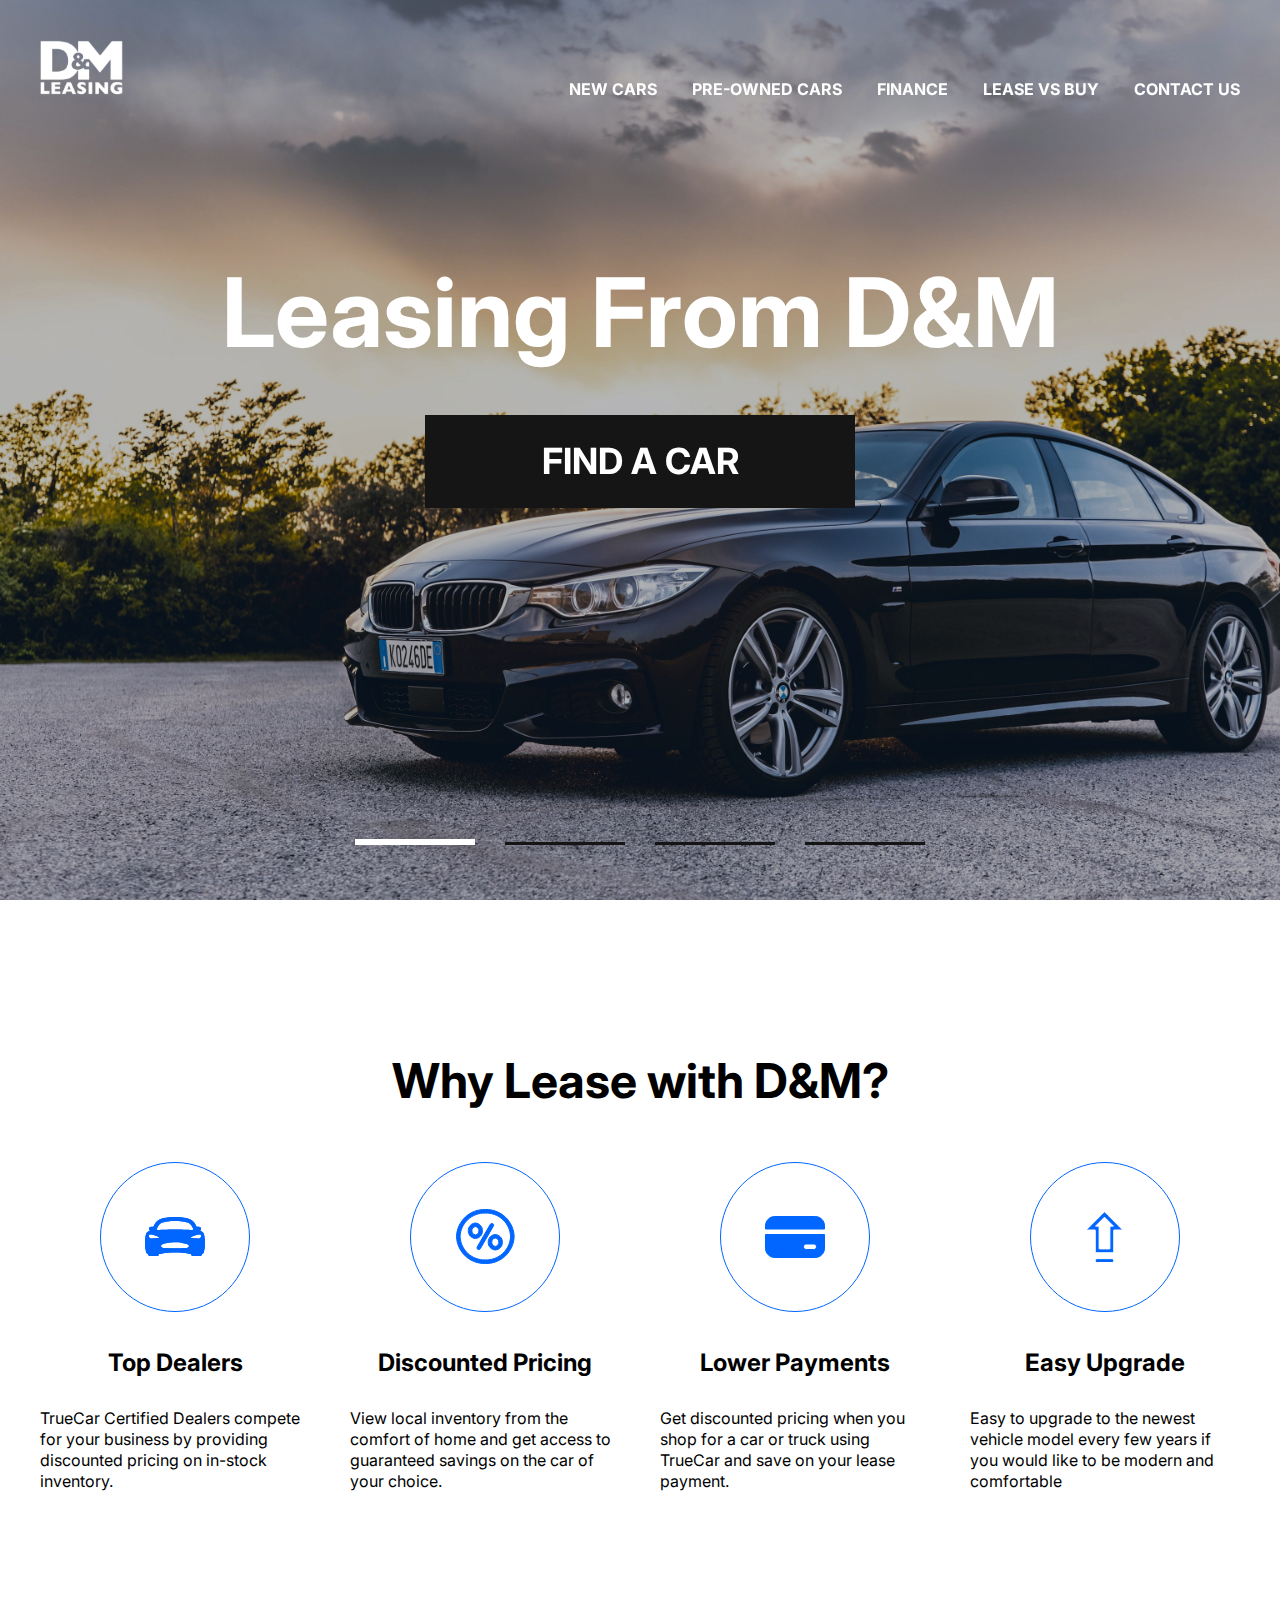
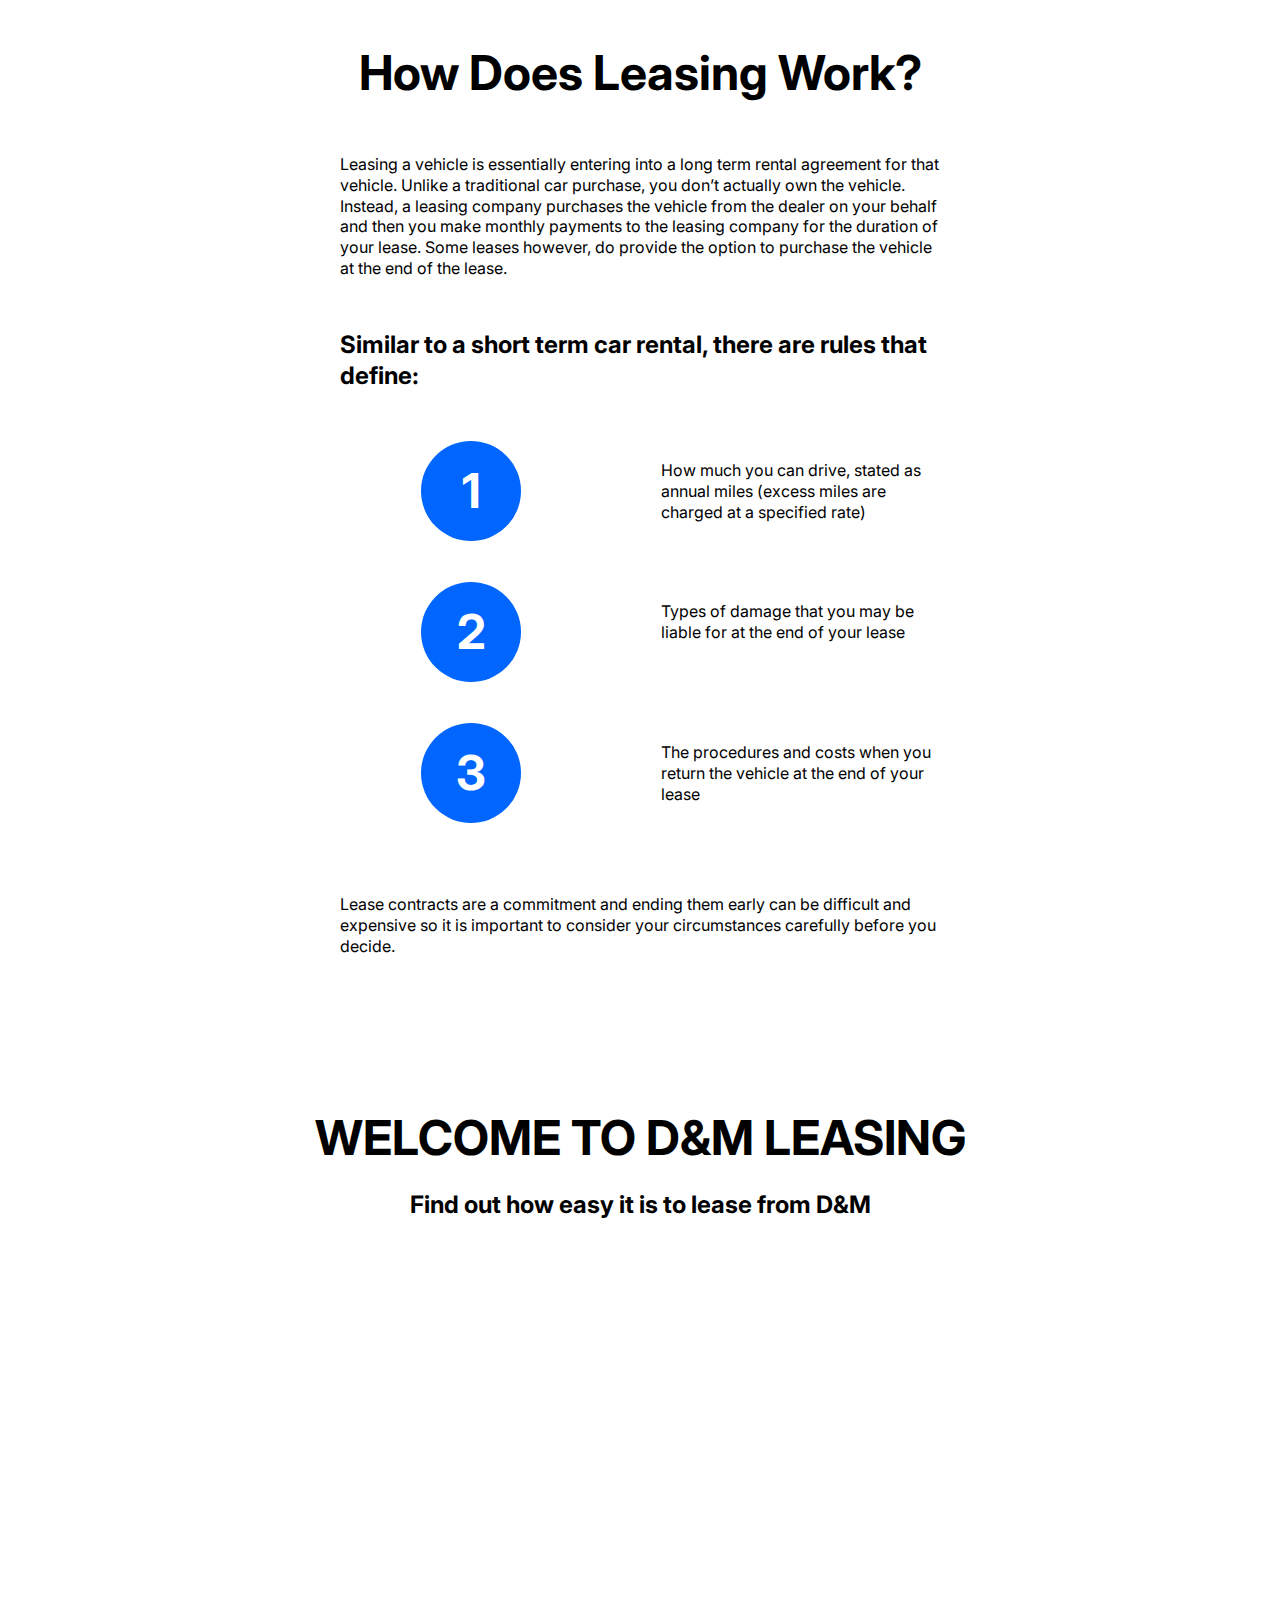
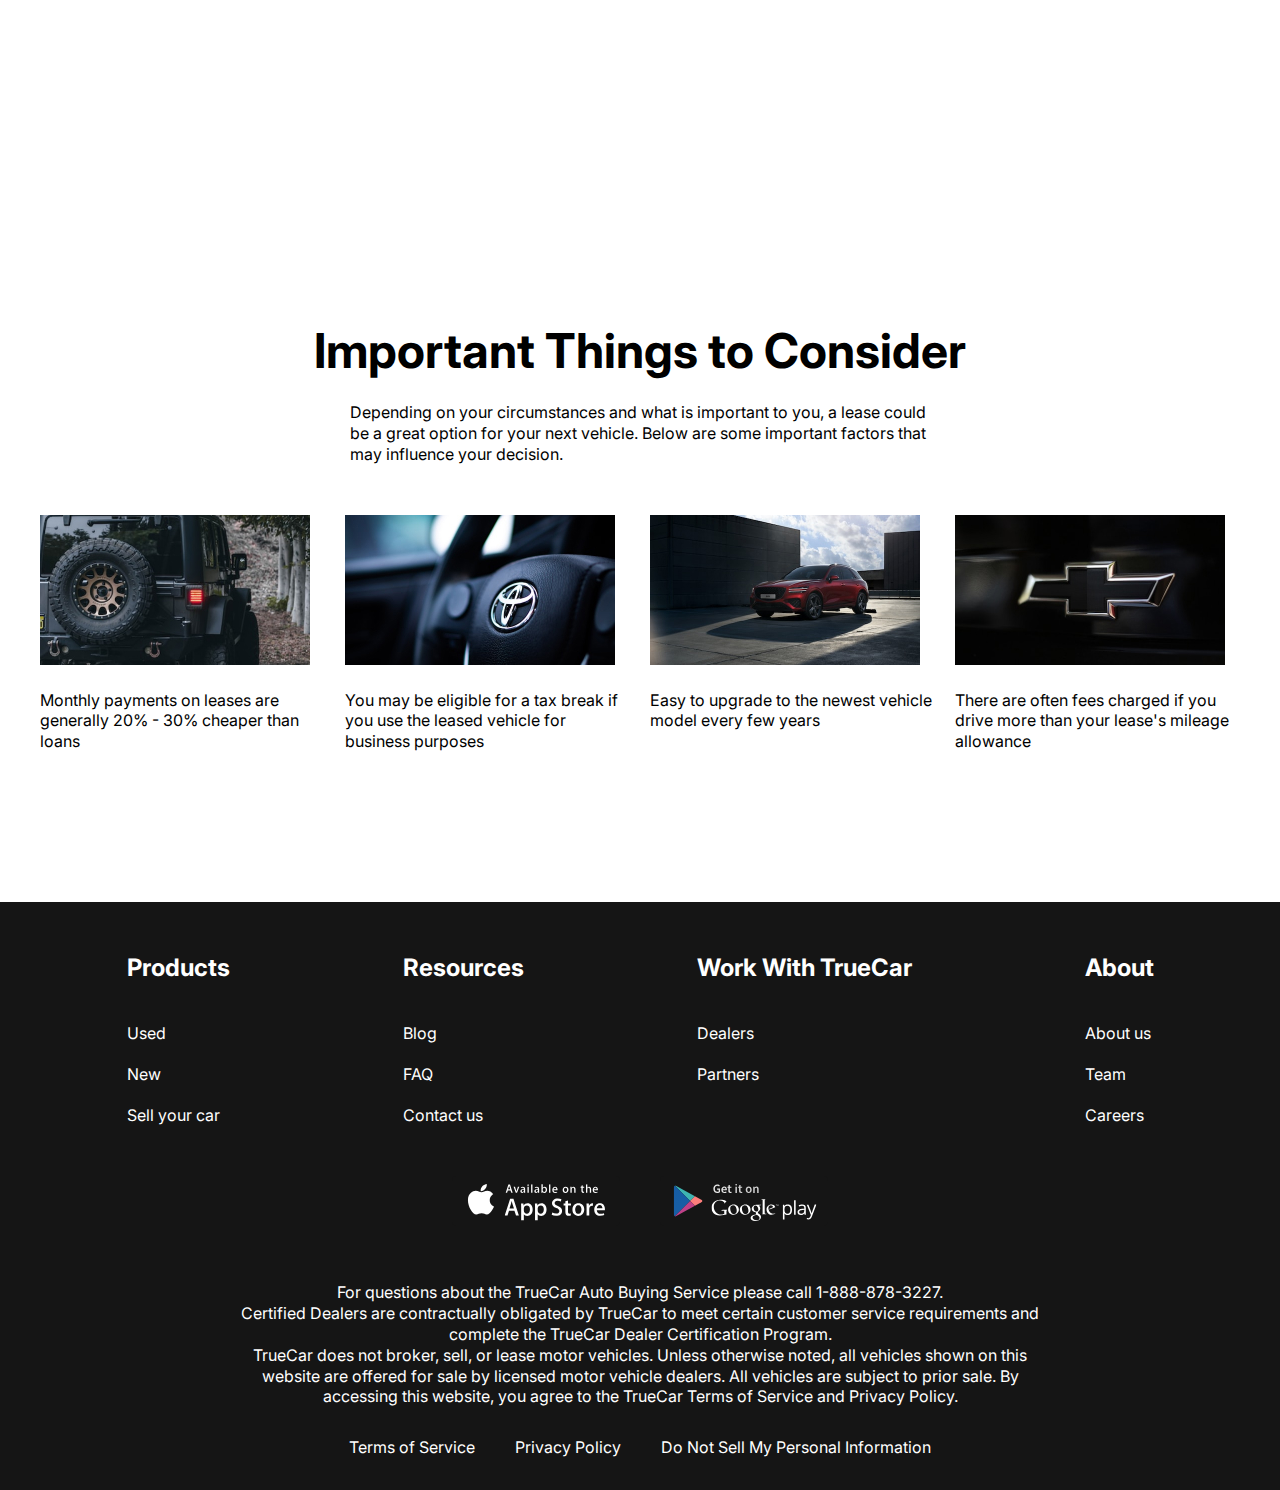
<file: index.html>
<!DOCTYPE html>
<html lang="en">

<head>
    <meta charset="UTF-8">
    <meta http-equiv="X-UA-Compatible" content="IE=edge">
    <meta name="viewport" content="width=device-width, initial-scale=1.0">
    <title>Document</title>
    <link rel="preconnect" href="https://fonts.googleapis.com">
    <link rel="preconnect" href="https://fonts.gstatic.com" crossorigin>
    <link rel="preconnect" href="https://fonts.googleapis.com">
    <link rel="preconnect" href="https://fonts.gstatic.com" crossorigin>
    <link href="https://fonts.googleapis.com/css2?family=Inter:wght@400;700&display=swap" rel="stylesheet">
    <link rel="stylesheet" href="https://cdn.jsdelivr.net/npm/swiper@9/swiper-bundle.min.css" />
    <link rel="stylesheet" href="CSS/style.css">
</head>

<body>
    <div class="wrapper">
        <div class="header header-main">
            <div class="container">
                <div class="header-inner">
                    <a href="#" class="logo">
                        <img src="images/logo.svg" alt="" class="logo-img">
                    </a>
                    <nav class="menu">
                        <ul class="menu-list">
                            <li class="menu-list-item">
                                <a href="newCars.html" class="menu-list-link">NEW CARS</a>
                            </li>
                            <li class="menu-list-item">
                                <a href="#" class="menu-list-link">PRE-OWNED CARS</a>
                            </li>
                            <li class="menu-list-item">
                                <a href="#" class="menu-list-link">FINANCE</a>
                            </li>
                            <li class="menu-list-item">
                                <a href="#" class="menu-list-link">LEASE VS BUY</a>
                            </li>
                            <li class="menu-list-item">
                                <a href="contacts.html" class="menu-list-link">CONTACT US</a>
                            </li>
                        </ul>
                    </nav>
                </div>
            </div>
        </div>
        <div class="main">
            <section class="top">
                <div class="container">
                    <h1 class="title">
                        Leasing From D&M
                    </h1>
                    <a href="newCars.html" class="top-link">
                        FIND A CAR
                    </a>
                </div>
            </section>

            <div class="slider">
                <div class="swiper">
                    <div class="swiper-wrapper">
                        <div class="swiper-slide" style="background-image: url(images/slide-1.jpg);"></div>
                        <div class="swiper-slide" style="background-image: url(images/slide-2.jpg);"></div>
                        <div class="swiper-slide" style="background-image: url(images/slide-1.jpg);"></div>
                        <div class="swiper-slide" style="background-image: url(images/slide-2.jpg);"></div>
                    </div>
                    <div class="swiper-pagination"></div>
                </div>
            </div>
            <section class="why-lease">
                <div class="container">
                    <h2 class="section-title">
                        Why Lease with D&M?
                    </h2>
                    <ul class="why-lease-list">
                        <li class="why-lease-item">
                            <img src="images/why-lease-1.svg" alt="" class="why-lease-item-img">
                            <h3 class="why-lease-item-title">Top Dealers</h3>
                            <p class="why-list-text">TrueCar Certified Dealers compete for your business by providing
                                discounted pricing on in-stock inventory.</p>
                        </li>
                        <li class="why-lease-item">
                            <img src="images/why-lease-2.svg" alt="" class="why-lease-item-img">
                            <h3 class="why-lease-item-title">Discounted Pricing</h3>
                            <p class="why-list-text">View local inventory from the comfort of home and get access to
                                guaranteed savings on the car of your choice.</p>
                        </li>
                        <li class="why-lease-item">
                            <img src="images/why-lease-3.svg" alt="" class="why-lease-item-img">
                            <h3 class="why-lease-item-title">Lower Payments</h3>
                            <p class="why-list-text">Get discounted pricing when you shop for a car or truck using
                                TrueCar and save on your lease payment.</p>
                        </li>
                        <li class="why-lease-item">
                            <img src="images/why-lease-4.svg" alt="" class="why-lease-item-img">
                            <h3 class="why-lease-item-title">Easy Upgrade</h3>
                            <p class="why-list-text">Easy to upgrade to the newest vehicle model every few years if you
                                would like to be modern and comfortable</p>
                        </li>
                    </ul>
                </div>
            </section>
            <section class="how-does">
                <div class="container">
                    <div class="how-does-inner">
                        <h2 class="section-title">How Does Leasing Work?</h2>
                        <p class="how-does-text">
                            Leasing a vehicle is essentially entering into a long term rental agreement for that
                            vehicle. Unlike a traditional car purchase, you don’t actually own the vehicle. Instead, a
                            leasing company purchases the vehicle from the dealer on your behalf and then you make
                            monthly payments to the leasing company for the duration of your lease. Some leases however,
                            do provide the option to purchase the vehicle at the end of the lease.
                        </p>
                        <h4 class="how-does-title">
                            Similar to a short term car rental, there are rules that define:
                        </h4>
                        <ol class="how-does-list">
                            <li class="how-does-item">
                                How much you can drive, stated as annual miles (excess miles are charged at a specified
                                rate)
                            </li>
                            <li class="how-does-item">
                                Types of damage that you may be liable for at the end of your lease
                            </li>
                            <li class="how-does-item">
                                The procedures and costs when you return the vehicle at the end of your lease
                            </li>
                        </ol>
                        <p class="how-does-text">
                            Lease contracts are a commitment and ending them early can be difficult and expensive so it
                            is important to consider your circumstances carefully before you decide.
                        </p>
                    </div>
                </div>
            </section>
            <section class="video">
                <div class="container">
                    <h2 class="section-title video-title">
                        WELCOME TO D&M LEASING
                    </h2>
                    <p class="video-text">
                        Find out how easy it is to lease from D&M
                    </p>
                    <iframe class="video-content" width="1000" height="500"
                        src="https://www.youtube.com/embed/SvD_6oQjryM?controls=0" title="YouTube video player"
                        frameborder="0"
                        allow="accelerometer; autoplay; clipboard-write; encrypted-media; gyroscope; picture-in-picture; web-share"
                        allowfullscreen>
                    </iframe>
                </div>
            </section>
            <section class="important">
                <div class="container">
                    <h2 class="section-title important-title">
                        Important Things to Consider
                    </h2>
                    <p class="important-text">
                        Depending on your circumstances and what is important to you, a lease could be a great option
                        for your next vehicle. Below are some important factors that may influence your decision.
                    </p>
                    <ul class="important-list">
                        <li class="important-item">
                            <img src="images/imp-1.jpg" alt="" class="important-item-img">
                            <p class="important-item-text">
                                Monthly payments on leases are generally 20% - 30% cheaper than loans
                            </p>
                        </li>
                        <li class="important-item">
                            <img src="images/imp-2.jpg" alt="" class="important-item-img">
                            <p class="important-item-text">
                                You may be eligible for a tax break if you use the leased vehicle for business purposes
                            </p>
                        </li>
                        <li class="important-item">
                            <img src="images/imp-3.jpg" alt="" class="important-item-img">
                            <p class="important-item-text">
                                Easy to upgrade to the newest vehicle model every few years
                            </p>
                        </li>
                        <li class="important-item">
                            <img src="images/imp-4.jpg" alt="" class="important-item-img">
                            <p class="important-item-text">
                                There are often fees charged if you drive more than your lease's mileage allowance
                            </p>
                        </li>
                    </ul>
                </div>
            </section>
        </div>
        <div class="footer">
            <div class="container">
                <nav class="footer-menu">
                    <ul class="footer-menu-list">
                        <li class="footer-menu-item">
                            <p class="footer-menu-title">Products</p>
                        </li>
                        <li class="footer-menu-item"><a href="#" class="footer-menu-link">Used</a></li>
                        <li class="footer-menu-item"><a href="#" class="footer-menu-link">New</a></li>
                        <li class="footer-menu-item"><a href="#" class="footer-menu-link">Sell your car</a></li>
                    </ul>
                    <ul class="footer-menu-list">
                        <li class="footer-menu-item">
                            <p class="footer-menu-title">Resources</p>
                        </li>
                        <li class="footer-menu-item"><a href="#" class="footer-menu-link">Blog</a></li>
                        <li class="footer-menu-item"><a href="#" class="footer-menu-link">FAQ</a></li>
                        <li class="footer-menu-item"><a href="contacts.html" class="footer-menu-link">Contact us</a></li>
                    </ul>
                    <ul class="footer-menu-list">
                        <li class="footer-menu-item">
                            <p class="footer-menu-title">Work With TrueCar</p>
                        </li>
                        <li class="footer-menu-item"><a href="#" class="footer-menu-link">Dealers</a></li>
                        <li class="footer-menu-item"><a href="#" class="footer-menu-link">Partners</a></li>
                    </ul>
                    <ul class="footer-menu-list">
                        <li class="footer-menu-item">
                            <p class="footer-menu-title">About</p>
                        </li>
                        <li class="footer-menu-item"><a href="#" class="footer-menu-link">About us</a></li>
                        <li class="footer-menu-item"><a href="#" class="footer-menu-link">Team</a></li>
                        <li class="footer-menu-item"><a href="#" class="footer-menu-link">Careers</a></li>
                    </ul>
                </nav>
                <ul class="app">
                    <li class="app-item">
                        <a href="#" class="app-item-link">
                            <img class="app-item-img" src="images/appstore.svg" alt="">
                        </a>
                    </li>
                    <li class="app-item">
                        <a href="#" class="app-item-link">
                            <img class="app-item-img" src="images/googleplay.svg" alt="">
                        </a>
                    </li>
                </ul>
                <div class="footer-copy">
                    <p class="footer-copy-text">For questions about the TrueCar Auto Buying Service please call
                        1-888-878-3227.<br>
                        Certified Dealers are contractually obligated by TrueCar to meet certain customer service
                        requirements and complete the TrueCar Dealer Certification Program.</p>
                    <p class="footer-copy-text">TrueCar does not broker, sell, or lease motor vehicles. Unless otherwise
                        noted, all vehicles shown on this website are offered for sale by licensed motor vehicle
                        dealers. All vehicles are subject to prior sale. By accessing this website, you agree to the
                        TrueCar Terms of Service and Privacy Policy.</p>
                </div>
                <nav class="copy-nav">
                    <ul class="copy-nav-list">
                        <li class="copy-nav-item">
                            <a href="#" class="copy-nav-link">Terms of Service</a>
                        </li>
                        <li class="copy-nav-item">
                            <a href="#" class="copy-nav-link">Privacy Policy</a>
                        </li>
                        <li class="copy-nav-item">
                            <a href="#" class="copy-nav-link">Do Not Sell My Personal Information</a>
                        </li>
                    </ul>
                </nav>
            </div>
        </div>
    </div>


    <script src="https://cdn.jsdelivr.net/npm/swiper@9/swiper-bundle.min.js"></script>
    <script src="js/main.js"></script>
</body>

</html>
</file>
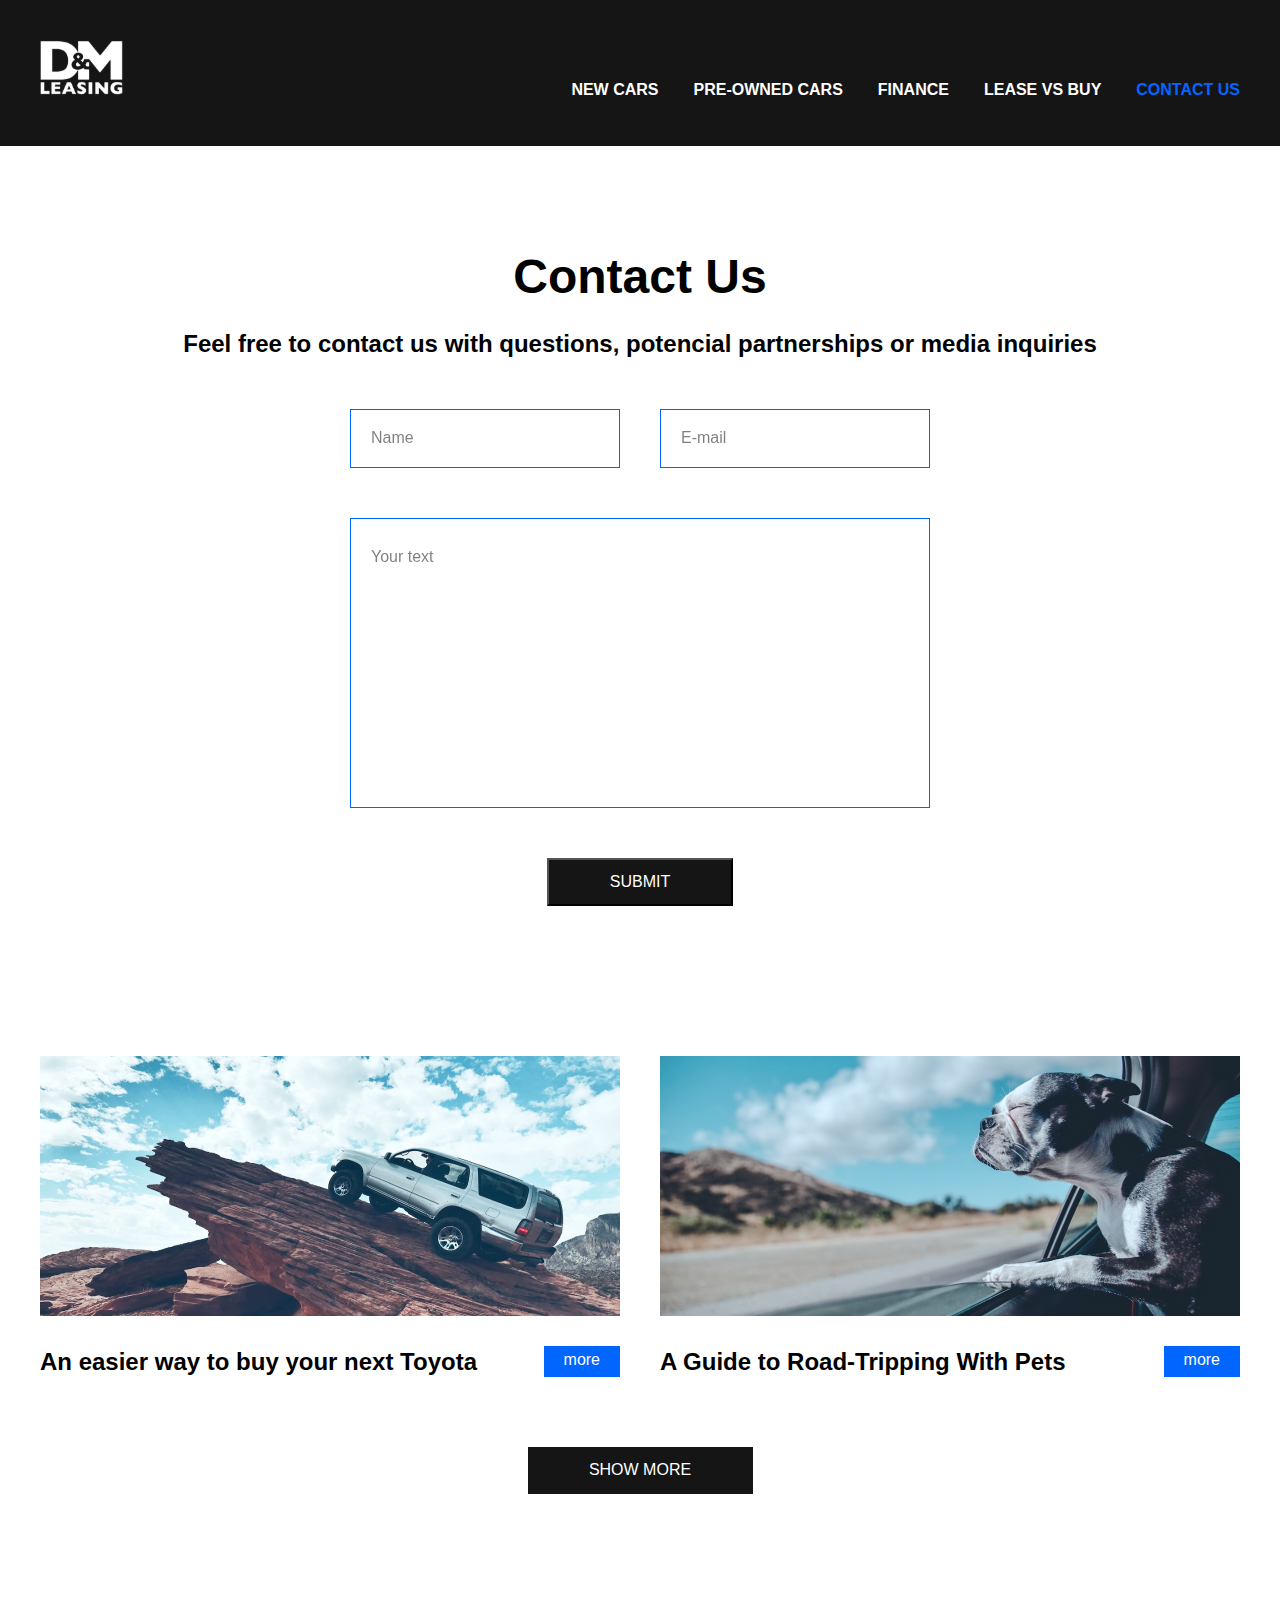
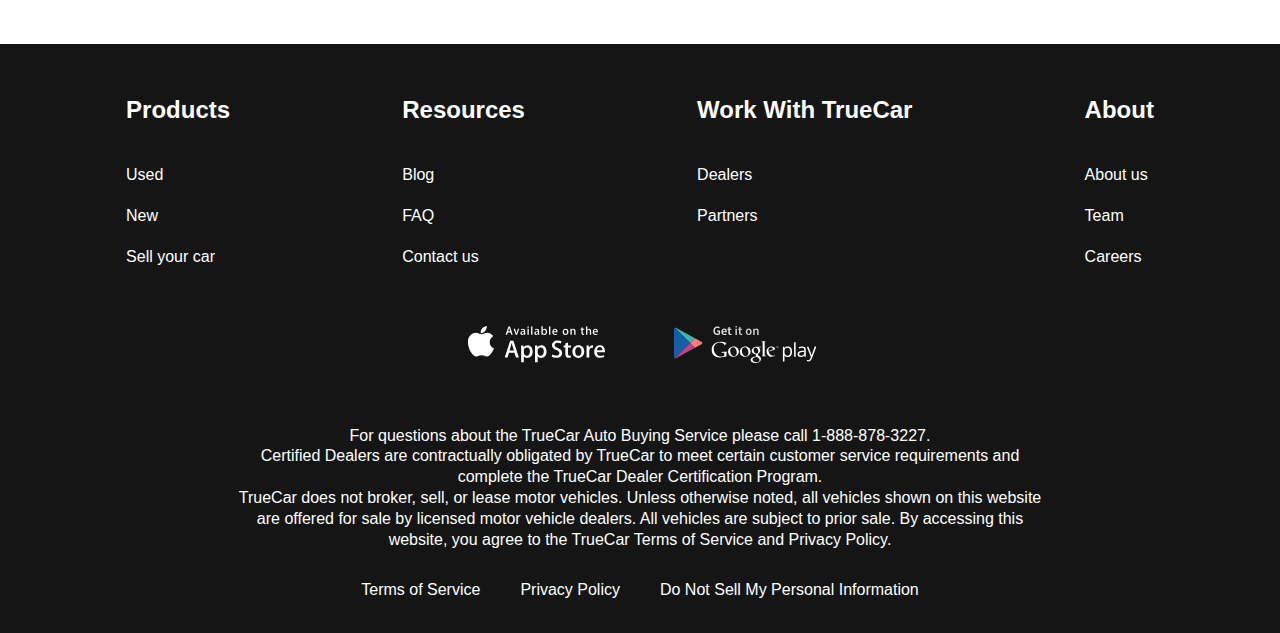
<file: contacts.html>
<!DOCTYPE html>
<html lang="en">

<head>
    <meta charset="UTF-8">
    <meta http-equiv="X-UA-Compatible" content="IE=edge">
    <meta name="viewport" content="width=device-width, initial-scale=1.0">
    <title>Document</title>
    <link rel="preconnect" href="https://fonts.googleapis.com">
    <link rel="preconnect" href="https://fonts.gstatic.com" crossorigin>
    <link href="https://fonts.googleapis.com/css2?family=Raleway:wght@400;700&display=swap" rel="stylesheet">
    <link rel="stylesheet" href="CSS/style.css">
</head>

<body>
    <div class="wrapper">
        <div class="header">
            <div class="container">
                <div class="header-inner">
                    <a href="index.html" class="logo">
                        <img src="images/logo.svg" alt="" class="logo-img">
                    </a>
                    <nav class="menu">
                        <ul class="menu-list">
                            <li class="menu-list-item">
                                <a href="newCars.html" class="menu-list-link">NEW CARS</a>
                            </li>
                            <li class="menu-list-item">
                                <a href="#" class="menu-list-link">PRE-OWNED CARS</a>
                            </li>
                            <li class="menu-list-item">
                                <a href="#" class="menu-list-link">FINANCE</a>
                            </li>
                            <li class="menu-list-item">
                                <a href="#" class="menu-list-link">LEASE VS BUY</a>
                            </li>
                            <li class="menu-list-item">
                                <a href="#" class="menu-list-link menu-list-link--active">CONTACT US</a>
                            </li>
                        </ul>
                    </nav>
                </div>
            </div>
        </div>
        <div class="main">
            <section class="contacts">
                <div class="container">
                    <h2 class="section-title contacts-title">
                        Contact Us
                    </h2>
                    <p class="contacts-text">
                        Feel free to contact us with questions, potencial partnerships or media inquiries
                    </p>
                    <form action="#" class="form">
                        <input type="text" class="form-input" placeholder="Name">
                        <input type="email" class="form-input" placeholder="E-mail">
                        <textarea class="form-textarea" placeholder="Your text"></textarea>
                        <button class="form-btn" type="submit">SUBMIT</button>
                    </form>
                </div>
            </section>
            <section class="blog">
                <div class="container">
                    <div class="blog-items">
                        <div class="blog-item">
                            <img src="images/blog-1.jpg" alt="" class="blog-item-img">
                            <h4 class="blog-item-title">
                                An easier way to buy your next Toyota
                            </h4>
                            <a href="#" class="blog-item-link">more</a>
                        </div>
                        <div class="blog-item">
                            <img src="images/blog-2.jpg" alt="" class="blog-item-img">
                            <h4 class="blog-item-title">
                                A Guide to Road-Tripping With Pets
                            </h4>
                            <a href="#" class="blog-item-link">more</a>
                        </div>
                    </div>
                </div>
                <a href="#" class="showmore-link">SHOW MORE</a>
            </section>
        </div>
        <div class="footer">
            <div class="container">
                <nav class="footer-menu">
                    <ul class="footer-menu-list">
                        <li class="footer-menu-item">
                            <p class="footer-menu-title">Products</p>
                        </li>
                        <li class="footer-menu-item"><a href="#" class="footer-menu-link">Used</a></li>
                        <li class="footer-menu-item"><a href="#" class="footer-menu-link">New</a></li>
                        <li class="footer-menu-item"><a href="#" class="footer-menu-link">Sell your car</a></li>
                    </ul>
                    <ul class="footer-menu-list">
                        <li class="footer-menu-item">
                            <p class="footer-menu-title">Resources</p>
                        </li>
                        <li class="footer-menu-item"><a href="#" class="footer-menu-link">Blog</a></li>
                        <li class="footer-menu-item"><a href="#" class="footer-menu-link">FAQ</a></li>
                        <li class="footer-menu-item"><a href="#" class="footer-menu-link">Contact us</a></li>
                    </ul>
                    <ul class="footer-menu-list">
                        <li class="footer-menu-item">
                            <p class="footer-menu-title">Work With TrueCar</p>
                        </li>
                        <li class="footer-menu-item"><a href="#" class="footer-menu-link">Dealers</a></li>
                        <li class="footer-menu-item"><a href="#" class="footer-menu-link">Partners</a></li>
                    </ul>
                    <ul class="footer-menu-list">
                        <li class="footer-menu-item">
                            <p class="footer-menu-title">About</p>
                        </li>
                        <li class="footer-menu-item"><a href="#" class="footer-menu-link">About us</a></li>
                        <li class="footer-menu-item"><a href="#" class="footer-menu-link">Team</a></li>
                        <li class="footer-menu-item"><a href="#" class="footer-menu-link">Careers</a></li>
                    </ul>
                </nav>
                <ul class="app">
                    <li class="app-item">
                        <a href="#" class="app-item-link">
                            <img class="app-item-img" src="images/appstore.svg" alt="">
                        </a>
                    </li>
                    <li class="app-item">
                        <a href="#" class="app-item-link">
                            <img class="app-item-img" src="images/googleplay.svg" alt="">
                        </a>
                    </li>
                </ul>
                <div class="footer-copy">
                    <p class="footer-copy-text">For questions about the TrueCar Auto Buying Service please call
                        1-888-878-3227.<br>
                        Certified Dealers are contractually obligated by TrueCar to meet certain customer service
                        requirements and complete the TrueCar Dealer Certification Program.</p>
                    <p class="footer-copy-text">TrueCar does not broker, sell, or lease motor vehicles. Unless otherwise
                        noted, all vehicles shown on this website are offered for sale by licensed motor vehicle
                        dealers. All vehicles are subject to prior sale. By accessing this website, you agree to the
                        TrueCar Terms of Service and Privacy Policy.</p>
                </div>
                <nav class="copy-nav">
                    <ul class="copy-nav-list">
                        <li class="copy-nav-item">
                            <a href="#" class="copy-nav-link">Terms of Service</a>
                        </li>
                        <li class="copy-nav-item">
                            <a href="#" class="copy-nav-link">Privacy Policy</a>
                        </li>
                        <li class="copy-nav-item">
                            <a href="#" class="copy-nav-link">Do Not Sell My Personal Information</a>
                        </li>
                    </ul>
                </nav>
            </div>
        </div>
    </div>
</body>

</html>
</file>
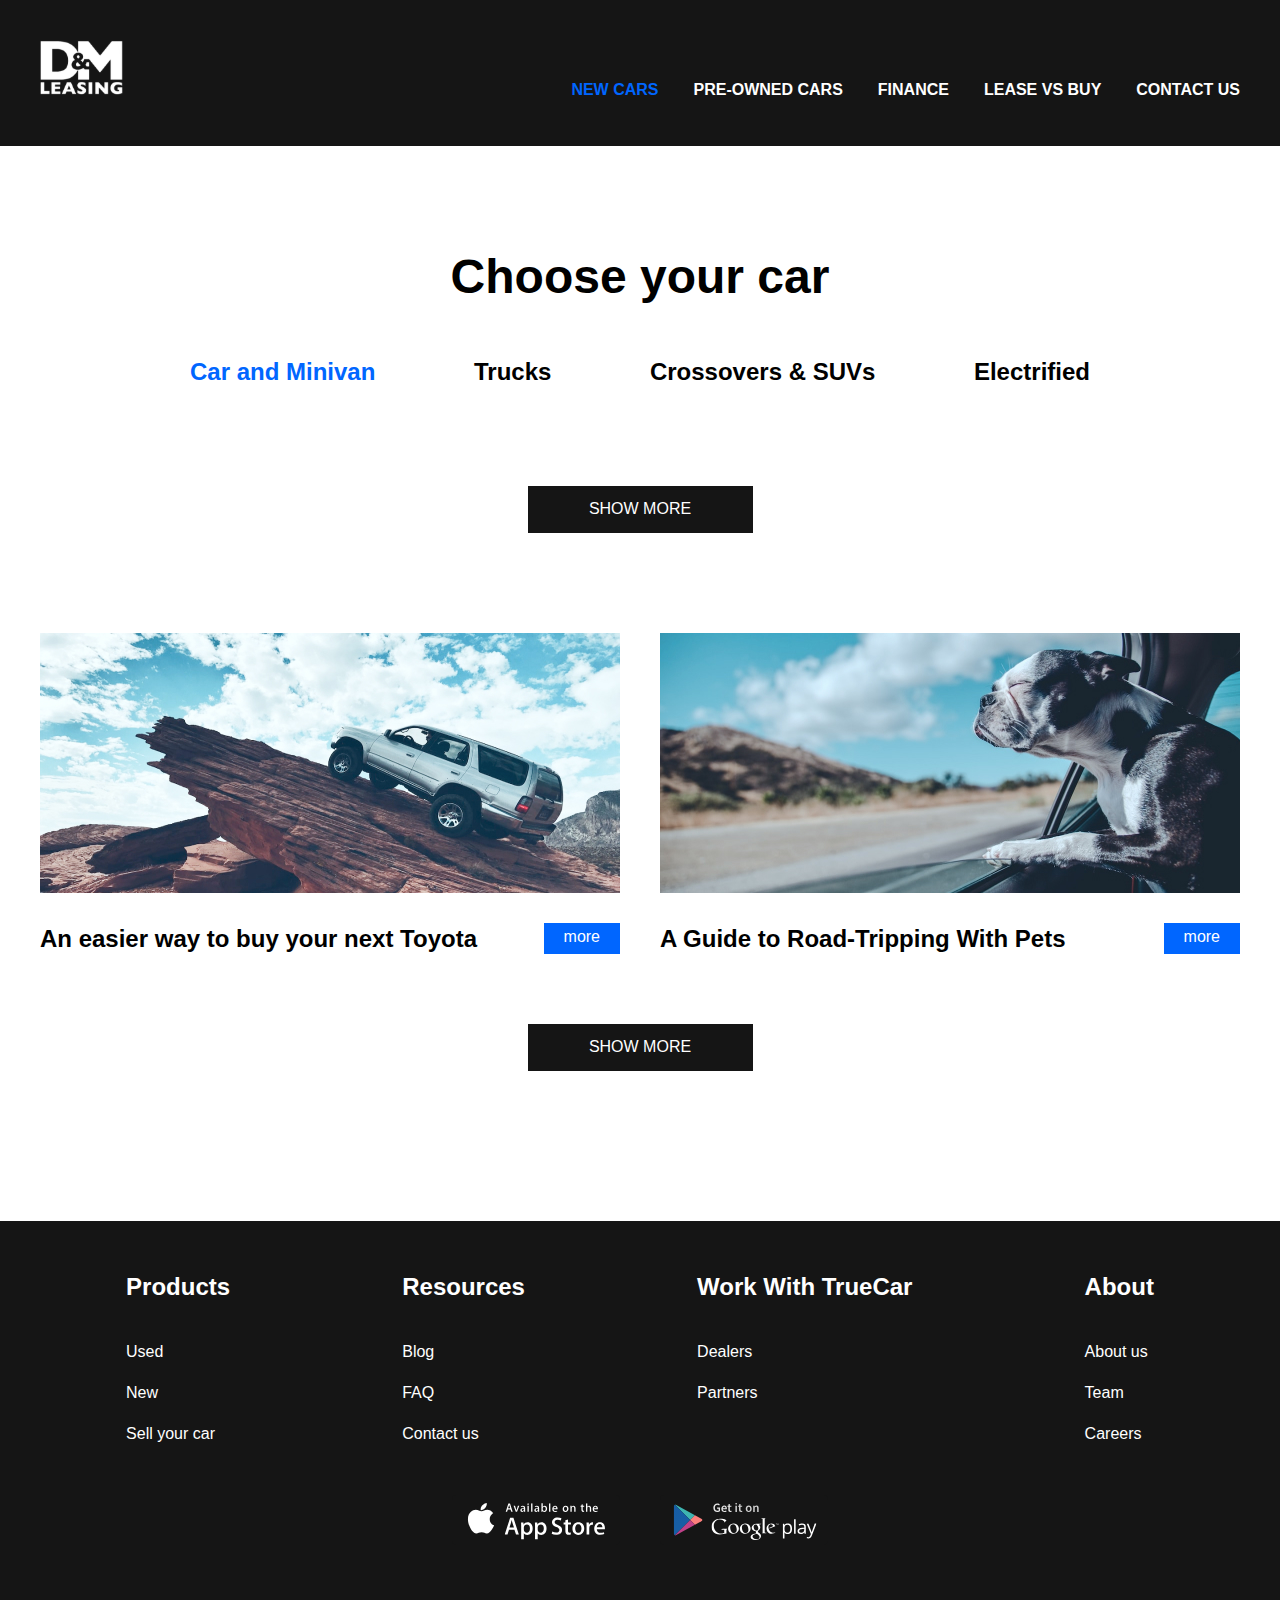
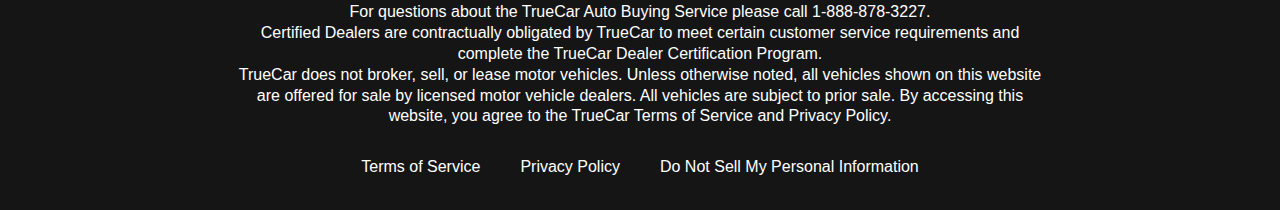
<file: newCars.html>
<!DOCTYPE html>
<html lang="en">

<head>
    <meta charset="UTF-8">
    <meta http-equiv="X-UA-Compatible" content="IE=edge">
    <meta name="viewport" content="width=device-width, initial-scale=1.0">
    <title>Document</title>
    <link rel="preconnect" href="https://fonts.googleapis.com">
    <link rel="preconnect" href="https://fonts.gstatic.com" crossorigin>
    <link href="https://fonts.googleapis.com/css2?family=Raleway:wght@400;700&display=swap" rel="stylesheet">
    <link rel="stylesheet" href="CSS/style.css">
</head>

<body>
    <div class="wrapper">
        <div class="header">
            <div class="container">
                <div class="header-inner">
                    <a href="index.html" class="logo">
                        <img src="images/logo.svg" alt="" class="logo-img">
                    </a>
                    <nav class="menu">
                        <ul class="menu-list">
                            <li class="menu-list-item">
                                <a href="#" class="menu-list-link menu-list-link--active">NEW CARS</a>
                            </li>
                            <li class="menu-list-item">
                                <a href="#" class="menu-list-link">PRE-OWNED CARS</a>
                            </li>
                            <li class="menu-list-item">
                                <a href="#" class="menu-list-link">FINANCE</a>
                            </li>
                            <li class="menu-list-item">
                                <a href="#" class="menu-list-link">LEASE VS BUY</a>
                            </li>
                            <li class="menu-list-item">
                                <a href="contacts.html" class="menu-list-link">CONTACT US</a>
                            </li>
                        </ul>
                    </nav>
                </div>
            </div>
        </div>
        <div class="main">
            <section class="choose">
                <div class="container">
                    <h2 class="section-title">
                        Choose your car
                    </h2>
                    <div class="tabs">
                        <div class="tabs-btn">
                            <button class="tabs-btn-item tabs-btn-item-active" data-button="content-1">Car and Minivan</button>
                            <button class="tabs-btn-item" data-button="content-2">Trucks</button>
                            <button class="tabs-btn-item" data-button="content-3">Crossovers & SUVs</button>
                            <button class="tabs-btn-item" data-button="content-4">Electrified</button>
                        </div>
                        <div class="tabs-content">

                            <div class="tabs-content-item" id="content-1">
                                <div class="card">
                                    <img src="images/card-1.jpg" alt="" class="card-img">
                                    <div class="card-content">
                                        <h4 class="card-title">Toyota Crown 2023</h4>
                                        <p class="card-text">starting from $ 39900</p>
                                        <p class="card-price">$ 650/mo</p>
                                    </div>
                                    <a href="#" class="card-link">see details</a>
                                </div>
                            
                            
                                <div class="card">
                                    <img src="images/card-2.jpg" alt="" class="card-img">
                                    <div class="card-content">
                                        <h4 class="card-title">Prius Prime 2023</h4>
                                        <p class="card-text">starting from $ 39900</p>
                                        <p class="card-price">$ 450/mo</p>
                                    </div>
                                    <a href="#" class="card-link">see details</a>
                                </div>
                            
                            
                                <div class="card">
                                    <img src="images/card-3.jpg" alt="" class="card-img">
                                    <div class="card-content">
                                        <h4 class="card-title">Toyota Prius 2023</h4>
                                        <p class="card-text">starting from $ 39900</p>
                                        <p class="card-price">$ 400/mo</p>
                                    </div>
                                    <a href="#" class="card-link">see details</a>
                                </div>

                                <div class="card">
                                    <img src="images/card-4.jpg" alt="" class="card-img">
                                    <div class="card-content">
                                        <h4 class="card-title">Hyundai Kona 2023</h4>
                                        <p class="card-text">starting from $ 39900</p>
                                        <p class="card-price">$ 510/mo</p>
                                    </div>
                                    <a href="#" class="card-link">see details</a>
                                </div>
                                <div class="card">
                                    <img src="images/card-1.jpg" alt="" class="card-img">
                                    <div class="card-content">
                                        <h4 class="card-title">Toyota Crown 2023</h4>
                                        <p class="card-text">starting from $ 39900</p>
                                        <p class="card-price">$ 650/mo</p>
                                    </div>
                                    <a href="#" class="card-link">see details</a>
                                </div>
                            
                            
                                <div class="card">
                                    <img src="images/card-2.jpg" alt="" class="card-img">
                                    <div class="card-content">
                                        <h4 class="card-title">Prius Prime 2023</h4>
                                        <p class="card-text">starting from $ 39900</p>
                                        <p class="card-price">$ 450/mo</p>
                                    </div>
                                    <a href="#" class="card-link">see details</a>
                                </div>
                            
                            
                                <div class="card">
                                    <img src="images/card-3.jpg" alt="" class="card-img">
                                    <div class="card-content">
                                        <h4 class="card-title">Toyota Prius 2023</h4>
                                        <p class="card-text">starting from $ 39900</p>
                                        <p class="card-price">$ 400/mo</p>
                                    </div>
                                    <a href="#" class="card-link">see details</a>
                                </div>

                                <div class="card">
                                    <img src="images/card-4.jpg" alt="" class="card-img">
                                    <div class="card-content">
                                        <h4 class="card-title">Hyundai Kona 2023</h4>
                                        <p class="card-text">starting from $ 39900</p>
                                        <p class="card-price">$ 510/mo</p>
                                    </div>
                                    <a href="#" class="card-link">see details</a>
                                </div>
                            </div>
                            <div class="tabs-content-item" id="content-2">
                                <div class="card">
                                    <img src="images/card-1.jpg" alt="" class="card-img">
                                    <div class="card-content">
                                        <h4 class="card-title">Toyota Crown 2023</h4>
                                        <p class="card-text">starting from $ 39900</p>
                                        <p class="card-price">$ 650/mo</p>
                                    </div>
                                    <a href="#" class="card-link">see details</a>
                                </div>
                            
                            
                                <div class="card">
                                    <img src="images/card-2.jpg" alt="" class="card-img">
                                    <div class="card-content">
                                        <h4 class="card-title">Prius Prime 2023</h4>
                                        <p class="card-text">starting from $ 39900</p>
                                        <p class="card-price">$ 450/mo</p>
                                    </div>
                                    <a href="#" class="card-link">see details</a>
                                </div>
                            
                            
                                <div class="card">
                                    <img src="images/card-3.jpg" alt="" class="card-img">
                                    <div class="card-content">
                                        <h4 class="card-title">Toyota Prius 2023</h4>
                                        <p class="card-text">starting from $ 39900</p>
                                        <p class="card-price">$ 400/mo</p>
                                    </div>
                                    <a href="#" class="card-link">see details</a>
                                </div>

                                <div class="card">
                                    <img src="images/card-4.jpg" alt="" class="card-img">
                                    <div class="card-content">
                                        <h4 class="card-title">Hyundai Kona 2023</h4>
                                        <p class="card-text">starting from $ 39900</p>
                                        <p class="card-price">$ 510/mo</p>
                                    </div>
                                    <a href="#" class="card-link">see details</a>
                                </div>
                            </div>

                            <div class="tabs-content-item" id="content-3">
                                <div class="card">
                                    <img src="images/card-1.jpg" alt="" class="card-img">
                                    <div class="card-content">
                                        <h4 class="card-title">Toyota Crown 2023</h4>
                                        <p class="card-text">starting from $ 39900</p>
                                        <p class="card-price">$ 650/mo</p>
                                    </div>
                                    <a href="#" class="card-link">see details</a>
                                </div>
                            
                            
                                <div class="card">
                                    <img src="images/card-2.jpg" alt="" class="card-img">
                                    <div class="card-content">
                                        <h4 class="card-title">Prius Prime 2023</h4>
                                        <p class="card-text">starting from $ 39900</p>
                                        <p class="card-price">$ 450/mo</p>
                                    </div>
                                    <a href="#" class="card-link">see details</a>
                                </div>
                            
                            
                                <div class="card">
                                    <img src="images/card-3.jpg" alt="" class="card-img">
                                    <div class="card-content">
                                        <h4 class="card-title">Toyota Prius 2023</h4>
                                        <p class="card-text">starting from $ 39900</p>
                                        <p class="card-price">$ 400/mo</p>
                                    </div>
                                    <a href="#" class="card-link">see details</a>
                                </div>

                                <div class="card">
                                    <img src="images/card-4.jpg" alt="" class="card-img">
                                    <div class="card-content">
                                        <h4 class="card-title">Hyundai Kona 2023</h4>
                                        <p class="card-text">starting from $ 39900</p>
                                        <p class="card-price">$ 510/mo</p>
                                    </div>
                                    <a href="#" class="card-link">see details</a>
                                </div>
                                <div class="card">
                                    <img src="images/card-1.jpg" alt="" class="card-img">
                                    <div class="card-content">
                                        <h4 class="card-title">Toyota Crown 2023</h4>
                                        <p class="card-text">starting from $ 39900</p>
                                        <p class="card-price">$ 650/mo</p>
                                    </div>
                                    <a href="#" class="card-link">see details</a>
                                </div>
                            
                            
                                <div class="card">
                                    <img src="images/card-2.jpg" alt="" class="card-img">
                                    <div class="card-content">
                                        <h4 class="card-title">Prius Prime 2023</h4>
                                        <p class="card-text">starting from $ 39900</p>
                                        <p class="card-price">$ 450/mo</p>
                                    </div>
                                    <a href="#" class="card-link">see details</a>
                                </div>
                            
                            
                                <div class="card">
                                    <img src="images/card-3.jpg" alt="" class="card-img">
                                    <div class="card-content">
                                        <h4 class="card-title">Toyota Prius 2023</h4>
                                        <p class="card-text">starting from $ 39900</p>
                                        <p class="card-price">$ 400/mo</p>
                                    </div>
                                    <a href="#" class="card-link">see details</a>
                                </div>

                                <div class="card">
                                    <img src="images/card-4.jpg" alt="" class="card-img">
                                    <div class="card-content">
                                        <h4 class="card-title">Hyundai Kona 2023</h4>
                                        <p class="card-text">starting from $ 39900</p>
                                        <p class="card-price">$ 510/mo</p>
                                    </div>
                                    <a href="#" class="card-link">see details</a>
                                </div>
                                <div class="card">
                                    <img src="images/card-1.jpg" alt="" class="card-img">
                                    <div class="card-content">
                                        <h4 class="card-title">Toyota Crown 2023</h4>
                                        <p class="card-text">starting from $ 39900</p>
                                        <p class="card-price">$ 650/mo</p>
                                    </div>
                                    <a href="#" class="card-link">see details</a>
                                </div>
                            
                            
                                <div class="card">
                                    <img src="images/card-2.jpg" alt="" class="card-img">
                                    <div class="card-content">
                                        <h4 class="card-title">Prius Prime 2023</h4>
                                        <p class="card-text">starting from $ 39900</p>
                                        <p class="card-price">$ 450/mo</p>
                                    </div>
                                    <a href="#" class="card-link">see details</a>
                                </div>
                            
                            
                                <div class="card">
                                    <img src="images/card-3.jpg" alt="" class="card-img">
                                    <div class="card-content">
                                        <h4 class="card-title">Toyota Prius 2023</h4>
                                        <p class="card-text">starting from $ 39900</p>
                                        <p class="card-price">$ 400/mo</p>
                                    </div>
                                    <a href="#" class="card-link">see details</a>
                                </div>

                                <div class="card">
                                    <img src="images/card-4.jpg" alt="" class="card-img">
                                    <div class="card-content">
                                        <h4 class="card-title">Hyundai Kona 2023</h4>
                                        <p class="card-text">starting from $ 39900</p>
                                        <p class="card-price">$ 510/mo</p>
                                    </div>
                                    <a href="#" class="card-link">see details</a>
                                </div>
                            </div>
                        </div>
                    </div>
                    <a href="#" class="showmore-link">SHOW MORE</a>
                </div>
            </secnion>
            <section class="blog">
                <div class="container">
                    <div class="blog-items">
                        <div class="blog-item">
                            <img src="images/blog-1.jpg" alt="" class="blog-item-img">
                            <h4 class="blog-item-title">
                                An easier way to buy your next Toyota
                            </h4>
                            <a href="#" class="blog-item-link">more</a>
                        </div>
                        <div class="blog-item">
                            <img src="images/blog-2.jpg" alt="" class="blog-item-img">
                            <h4 class="blog-item-title">
                                A Guide to Road-Tripping With Pets
                            </h4>
                            <a href="#" class="blog-item-link">more</a>
                        </div>
                    </div>
                    <a href="#" class="showmore-link">SHOW MORE</a>
                </div>
            </section>
        </div>
        <div class="footer">
            <div class="container">
                <nav class="footer-menu">
                    <ul class="footer-menu-list">
                        <li class="footer-menu-item">
                            <p class="footer-menu-title">Products</p>
                        </li>
                        <li class="footer-menu-item"><a href="#" class="footer-menu-link">Used</a></li>
                        <li class="footer-menu-item"><a href="#" class="footer-menu-link">New</a></li>
                        <li class="footer-menu-item"><a href="#" class="footer-menu-link">Sell your car</a></li>
                    </ul>
                    <ul class="footer-menu-list">
                        <li class="footer-menu-item">
                            <p class="footer-menu-title">Resources</p>
                        </li>
                        <li class="footer-menu-item"><a href="#" class="footer-menu-link">Blog</a></li>
                        <li class="footer-menu-item"><a href="#" class="footer-menu-link">FAQ</a></li>
                        <li class="footer-menu-item"><a href="contacts.html" class="footer-menu-link">Contact us</a>
                        </li>
                    </ul>
                    <ul class="footer-menu-list">
                        <li class="footer-menu-item">
                            <p class="footer-menu-title">Work With TrueCar</p>
                        </li>
                        <li class="footer-menu-item"><a href="#" class="footer-menu-link">Dealers</a></li>
                        <li class="footer-menu-item"><a href="#" class="footer-menu-link">Partners</a></li>
                    </ul>
                    <ul class="footer-menu-list">
                        <li class="footer-menu-item">
                            <p class="footer-menu-title">About</p>
                        </li>
                        <li class="footer-menu-item"><a href="#" class="footer-menu-link">About us</a></li>
                        <li class="footer-menu-item"><a href="#" class="footer-menu-link">Team</a></li>
                        <li class="footer-menu-item"><a href="#" class="footer-menu-link">Careers</a></li>
                    </ul>
                </nav>
                <ul class="app">
                    <li class="app-item">
                        <a href="#" class="app-item-link">
                            <img class="app-item-img" src="images/appstore.svg" alt="">
                        </a>
                    </li>
                    <li class="app-item">
                        <a href="#" class="app-item-link">
                            <img class="app-item-img" src="images/googleplay.svg" alt="">
                        </a>
                    </li>
                </ul>
                <div class="footer-copy">
                    <p class="footer-copy-text">For questions about the TrueCar Auto Buying Service please call
                        1-888-878-3227.<br>
                        Certified Dealers are contractually obligated by TrueCar to meet certain customer service
                        requirements and complete the TrueCar Dealer Certification Program.</p>
                    <p class="footer-copy-text">TrueCar does not broker, sell, or lease motor vehicles. Unless otherwise
                        noted, all vehicles shown on this website are offered for sale by licensed motor vehicle
                        dealers. All vehicles are subject to prior sale. By accessing this website, you agree to the
                        TrueCar Terms of Service and Privacy Policy.</p>
                </div>
                <nav class="copy-nav">
                    <ul class="copy-nav-list">
                        <li class="copy-nav-item">
                            <a href="#" class="copy-nav-link">Terms of Service</a>
                        </li>
                        <li class="copy-nav-item">
                            <a href="#" class="copy-nav-link">Privacy Policy</a>
                        </li>
                        <li class="copy-nav-item">
                            <a href="#" class="copy-nav-link">Do Not Sell My Personal Information</a>
                        </li>
                    </ul>
                </nav>
            </div>
        </div>
    </div>

    <script src="js/main.js"></script>
</body>

</html>
</file>
<file: CSS/style.css>
html {
    box-sizing: border-box;
}

*,
*::after,
*::before {
    box-sizing: inherit;
    margin: 0;
    padding: 0;
}

html,
body {
    height: 100%;
}

ul {
    list-style: none;
}

a {
    text-decoration: none;
    color: inherit;
}

.section-title {
    margin-bottom: 50px;
    font-size: 48px;
    font-weight: 700;
    text-align: center;
}

.wrapper {
    min-height: 100%;
    display: flex;
    flex-direction: column;
}

.container {
    max-width: 1220px;
    margin: 0 auto;
    padding: 0 10px;
}

body {
    font-family: 'Inter', sans-serif;
    font-size: 16px;
    font-weight: 400;
    line-height: 1.3;
}

.header {
    background-color: #151515;
}

.header-main {
    background-color: transparent;
    position: absolute;
    z-index: 10;
    left: 0;
    right: 0;
}

.header-inner {
    padding-top: 40px;
    padding-bottom: 45px;
    display: flex;
    justify-content: space-between;
    align-items: flex-end;
}

.menu-list {
    display: flex;
    gap: 35px;
}

.menu-list-link {
    color: white;
    text-transform: uppercase;
    font-weight: 700;
}

.menu-list-link--active {
    color: #0066FF;
}

.footer {
    background-color: #151515;
    padding: 50px 0 32px;
    color: white;
}

.footer-menu {
    display: flex;
    justify-content: space-around;
    margin-bottom: 50px;
}

.footer-menu-list {
    max-width: 250px;
}

.footer-menu-title {
    font-size: 24px;
    font-weight: 700;
    padding-bottom: 20px;
}

.footer-menu-item+.footer-menu-item {
    padding-top: 20px;
}

.app {
    display: flex;
    justify-content: center;
    gap: 40px;
    margin-bottom: 52px;
}

.footer-copy {
    max-width: 806px;
    margin: 0 auto 30px;
    text-align: center;
}

.copy-nav-list {
    display: flex;
    justify-content: center;
    gap: 40px;
}

.main {
    flex-grow: 1;
}

.top {
    color: white;
    text-align: center;
    padding-top: 250px;
    padding-bottom: 50px;
    position: absolute;
    z-index: 5;
    left: 0;
    right: 0;
}

.title {
    padding-bottom: 40px;
    font-size: 96px;
    font-weight: 700;
}

.top-link {
    background-color: #151515;
    padding: 23px;
    max-width: 430px;
    width: 100%;
    display: inline-block;
    text-transform: uppercase;
    font-size: 36px;
    font-weight: 700;
}

.swiper::after {
    content: "";
    background: rgba(21, 21, 21, .3);
    position: absolute;
    z-index: 5;
    left: 0;
    right: 0;
    top: 0;
    bottom: 0;
}

.swiper-slide {
    background-repeat: no-repeat;
    background-size: cover;
    background-position: center;
    height: 100vh;
}

.swiper-pagination-bullet {
    width: 120px;
    height: 3px;
    background-color: #151515;
    border-radius: 0;
    opacity: 1;
}

.swiper-pagination-horizontal.swiper-pagination-bullets .swiper-pagination-bullet {
    margin: 0 15px;
}

.swiper-pagination-bullets.swiper-pagination-horizontal {
    bottom: 50px;
}

.swiper-pagination-bullet-active {
    width: 120px;
    height: 6px;
    background-color: #fff;
    border-radius: 0;
    opacity: 1;
}

.why-lease {
   padding: 150px 0;
}

.why-lease-list {
    display: grid;
    grid-template-columns: repeat(4, 1fr);
    gap: 40px;
    text-align: center;
}

.why-lease-item-img {
    margin-bottom: 30px;
}

.why-lease-item-title {
    margin-bottom: 30px;
    font-size: 24px;
    font-weight: 700;
}

.why-list-text{
    text-align: left;
}

.how-does {
    padding-bottom: 150px;
}

.how-does-inner {
    max-width: 600px;
    margin: auto;
}

.how-does-title {
    font-size: 24px;
    font-weight: 700;
    padding-top: 50px;
}

.how-does-list {
    padding: 50px 0 70px;
    counter-reset: myCounter;
}

.how-does-item {
    list-style-type: none;
    width: 270px;
    position: relative;
    margin-left: auto;
    padding: 19px 9px 19px 240px;
    box-sizing: content-box;
    min-height: 63px;
}

.how-does-item + .how-does-item {
    margin-top: 40px;
}

.how-does-item::before {
    counter-increment: myCounter;
    content: counter(myCounter);
    display: flex;
    justify-content: center;
    align-items: center;
    background-color: #0066FF;
    font-size: 48px;
    font-weight: 700;
    width: 100px;
    height: 100px;
    border-radius: 50%;
    color: #fff;
    position: absolute;
    left: 0;
    top: 0;
}

.video {
    padding-bottom: 150px;
}

.video-title {
    margin-bottom: 20px;
}

.video-text {
    font-size: 24px;
    font-weight: 700;
    margin-bottom: 50px;
    text-align: center;
}

.video-content {
    display: block;
    margin: 0 auto;
}

.important {
    padding-bottom: 150px;
}

.important-title {
    margin-bottom: 20px;
}

.important-text {
    max-width: 580px;
    margin: 0 auto 50px;
}

.important-list {
    display: grid;
    grid-template-columns: repeat(4, 1fr);
    gap: 20px;
}

.important-item-img {
    margin-bottom: 20px;
}

/* Contacts ==================================================== */

.contacts {
    padding: 100px 0 50px;
}

.contacts-title {
    margin-bottom: 20px;
}

.contacts-text {
    text-align: center;
    font-size: 24px;
    font-weight: 700;
    margin-bottom: 50px;
    padding: 0 100px;
}

form {
    max-width: 580px;
    margin: 0 auto;
    display: flex;
    justify-content: space-between;
    flex-wrap: wrap;
}

.form-input {
    width: 270px;
    padding: 18px 20px;
    display: inline-block;
    border: 1px solid #0066FF;
    margin-bottom: 50px;
    font-family: 'Inter', sans-serif;
    font-size: 16px;
    font-weight: 400;
    line-height: 1.3;
    color: #000;
}

.form-input::placeholder,
.form-textarea::placeholder {
    font-size: 16px;
    font-weight: 400;
    line-height: 1.3;
    color: #000;
    opacity: .5;
}

.form-textarea {
    width: 100%;
    resize: none;
    padding: 28px 20px;
    height: 290px;
    border: 1px solid #0066FF;
    font-family: 'Inter', sans-serif;
    font-size: 16px;
    font-weight: 400;
    line-height: 1.3;
    color: #000;
    margin-bottom: 50px;
}

.form-btn {
    text-transform: uppercase;
    color: #fff;
    background-color: #151515;
    font-family: 'Inter', sans-serif;
    font-size: 16px;
    font-weight: 400;
    padding: 13px 61px;
    margin: 0 auto;
    cursor: pointer;
}

.blog {
    margin-bottom: 150px;
}

.blog-items {
    display: grid;
    grid-template-columns: repeat(2, 1fr);
    gap: 40px;
    margin-top: 100px;
    margin-bottom: 70px;
}

.blog-item {
    display: flex;
    justify-content: space-between;
    flex-wrap: wrap;
}

.blog-item-img {
    margin-bottom: 30px;
    width: 100%;
}

.blog-item-title {
    flex-basis: 446px;
    font-size: 24px;
    font-weight: 700;
}

.blog-item-link {
    color: white;
    background-color: #0066FF;
    padding: 4px 20px;
}

.showmore-link {
    text-transform: uppercase;
    background-color: #151515;
    padding: 13px;
    color: #fff;
    width: 225px;
    margin: 0 auto;
    text-align: center;
    display: block;
}

.choose {
    padding: 100px 0 0;
}

.tabs-btn {
    padding: 0 150px;
    display: flex;
    justify-content: space-between;
    gap: 80px;
    padding-bottom: 100px;
}

.tabs-btn-item {
    font-size: 24px;
    font-weight: 700;
    cursor: pointer;
    border: none;
    background-color: transparent;
    padding: 0;
}

.tabs-btn-item-active {
    color: #0066FF;
}

.tabs-content-item {
    display: none;
    grid-template-columns: repeat(4, 1fr);
    gap: 100px 40px;
    margin-bottom: 70px;
}

.tabs-content-item.tabs-btn-item-active {
    display: grid;
}

.card {
    text-align: center;
}

.card-img {
    display: block;
}

.card-content {
    padding: 0 5px;
    border: 1px solid #0066FF;
    border-top: 0;
}

.card-title {
    padding-top: 20px;
    font-size: 24px;
    font-weight: 700;
    margin-bottom: 20px;
}

.card-text {
 margin-bottom: 20px;
}

.card-price {
    margin-bottom: 20px;
    font-weight: 700;
    font-size: 24px;
}

.card-link {
    display: block;
    color: #0066FF;
    border: 1px solid #0066FF;
    border-top: 0;
}
</file>
